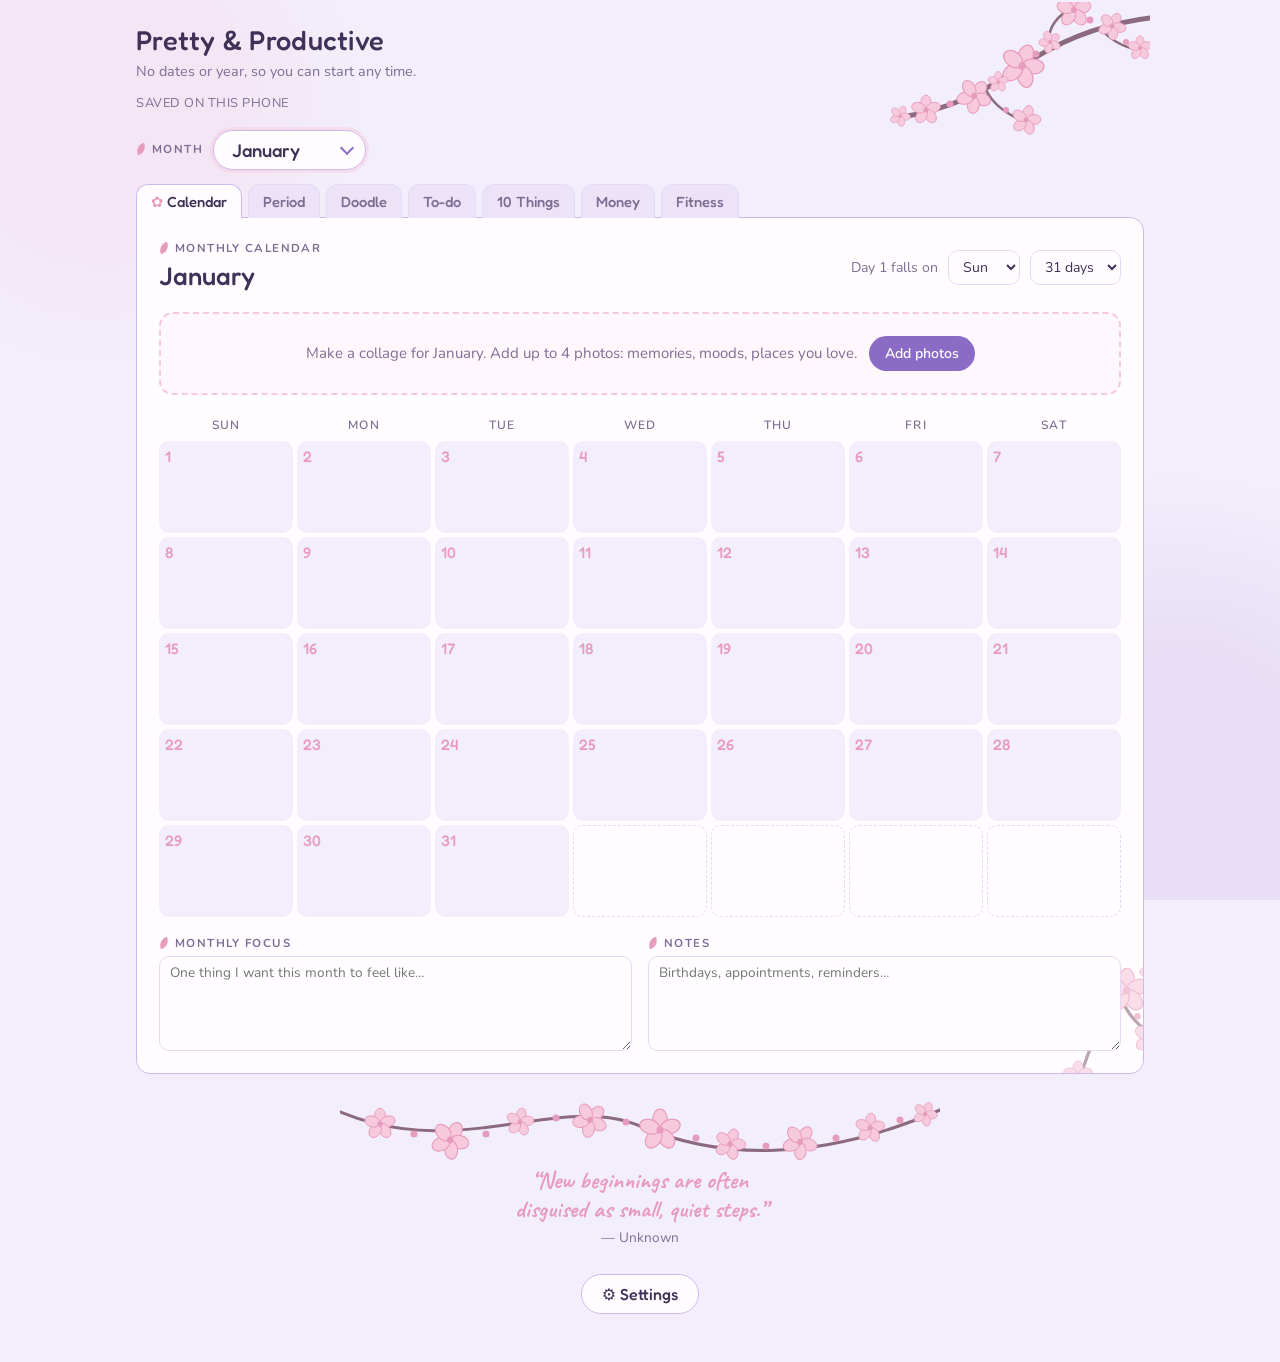
<file: index.html>
<!doctype html>
<html lang="en">
<head>
<meta charset="utf-8">
<meta name="viewport" content="width=device-width,initial-scale=1,viewport-fit=cover">
<meta name="theme-color" content="#f3eefb" media="(prefers-color-scheme: light)">
<meta name="theme-color" content="#1d1828" media="(prefers-color-scheme: dark)">
<meta name="apple-mobile-web-app-capable" content="yes">
<meta name="mobile-web-app-capable" content="yes">
<meta name="apple-mobile-web-app-title" content="Pretty &amp; Productive">
<meta name="apple-mobile-web-app-status-bar-style" content="default">
<link rel="manifest" href="manifest.webmanifest">
<link rel="apple-touch-icon" href="icons/apple-touch-icon.png">
<link rel="icon" type="image/png" href="icons/icon-192.png">
<style>html{color-scheme:light}:root{padding-top:env(safe-area-inset-top,0px);padding-bottom:env(safe-area-inset-bottom,0px)}body{margin:0;font:14px system-ui,sans-serif;-webkit-tap-highlight-color:transparent}img{max-width:100%}</style>
<title>Pretty &amp; Productive</title>
<link rel="preconnect" href="https://fonts.googleapis.com">
<link rel="preconnect" href="https://fonts.gstatic.com" crossorigin>
<link rel="stylesheet" href="https://fonts.googleapis.com/css2?family=Fredoka:wght@400;500;600&family=Nunito:wght@400;600;700&family=Caveat:wght@500;700&display=swap">
<style>
/* Layout: a planner binder. Month rings across the top, section tabs below, one paper page at a time. */
:root{
  --bg:#f3eefb; --paper:#fffdff; --line:#e4daf3; --lilac:#cdb9ec; --lilac-soft:#ece3f8;
  --accent:#8a6cc7; --accent-ink:#ffffff; --ink:#3f3158; --muted:#7c6f94; --rose:#e9a8c4; --rose-soft:#f8e1ec;
  --mint:#a9dcc8; --sky:#b9cdf2; --petal:#f6c9dc; --petal-deep:#e79bbd; --branch:#8b6a7e;
  --f-display:"Fredoka","Nunito",system-ui,sans-serif;
  --f-body:"Nunito",system-ui,-apple-system,"Segoe UI",sans-serif;
  --f-hand:"Caveat","Segoe Print","Bradley Hand",cursive;
  --r:14px;
}
@media (prefers-color-scheme: dark){:root:not([data-theme="light"]){
  --bg:#1d1828; --paper:#28223a; --line:#3d3455; --lilac:#7d68a8; --lilac-soft:#352c4c;
  --accent:#b9a0ee; --accent-ink:#1d1828; --ink:#efe8fb; --muted:#ab9fc4; --rose:#c9799d; --rose-soft:#4a2f42;
  --mint:#5f9b85; --sky:#6a83b8; --petal:#d993b6; --petal-deep:#f0b5d0; --branch:#b48fa6; color-scheme:dark}}
:root[data-theme="dark"]{
  --bg:#1d1828; --paper:#28223a; --line:#3d3455; --lilac:#7d68a8; --lilac-soft:#352c4c;
  --accent:#b9a0ee; --accent-ink:#1d1828; --ink:#efe8fb; --muted:#ab9fc4; --rose:#c9799d; --rose-soft:#4a2f42;
  --mint:#5f9b85; --sky:#6a83b8; --petal:#d993b6; --petal-deep:#f0b5d0; --branch:#b48fa6; color-scheme:dark}
*{box-sizing:border-box}
body{background:var(--bg);color:var(--ink);font-family:var(--f-body);font-size:15px;line-height:1.5}
.wrap{max-width:1040px;margin:0 auto;padding-block:20px 48px;padding-left:max(16px,env(safe-area-inset-left,0px));padding-right:max(16px,env(safe-area-inset-right,0px))}
h1,h2,h3{font-family:var(--f-display);font-weight:500;margin:0;text-wrap:balance}
h1{font-size:1.7rem;letter-spacing:.01em}
h2{font-size:1.35rem}
h3{font-size:1.05rem}
.top{display:flex;flex-wrap:wrap;align-items:end;justify-content:space-between;gap:12px;margin-bottom:14px}
.sub{color:var(--muted);font-size:.9rem}
.status{font-size:.8rem;color:var(--muted);letter-spacing:.04em;text-transform:uppercase}
.months{display:flex;gap:6px;overflow-x:auto;padding-bottom:6px;margin-bottom:10px;scrollbar-width:thin}
.months button{flex:0 0 auto;min-width:44px;font:600 .85rem var(--f-body);border:1.5px solid var(--lilac);background:var(--paper);color:var(--ink);border-radius:999px;padding:6px 12px;cursor:pointer}
.months button[aria-pressed="true"]{background:var(--accent);border-color:var(--accent);color:var(--accent-ink)}
.tabs{display:flex;flex-wrap:wrap;gap:6px;margin-bottom:-1px;position:relative;z-index:1}
.tabs button{font:500 .92rem var(--f-display);border:1.5px solid var(--line);border-bottom:none;background:var(--lilac-soft);color:var(--muted);border-radius:12px 12px 0 0;padding:8px 14px;cursor:pointer}
.tabs button[aria-selected="true"]{background:var(--paper);color:var(--ink);border-color:var(--lilac)}
.page{background:var(--paper);border:1.5px solid var(--lilac);border-radius:0 var(--r) var(--r) var(--r);padding:22px;min-height:420px}
@media (max-width:560px){.page{padding:16px;border-radius:0 0 var(--r) var(--r)} .tabs button{padding:7px 10px;font-size:.85rem}}
button:focus-visible,input:focus-visible,textarea:focus-visible,select:focus-visible{outline:2.5px solid var(--accent);outline-offset:2px}
.head{display:flex;flex-wrap:wrap;gap:10px 18px;align-items:center;justify-content:space-between;margin-bottom:16px}
.eyebrow{font-size:.72rem;letter-spacing:.12em;text-transform:uppercase;color:var(--muted);font-weight:700}
input[type=text],input[type=number],textarea,select{font:inherit;color:var(--ink);background:var(--paper);border:1.5px solid var(--line);border-radius:10px;padding:6px 10px;min-width:0}
textarea{width:100%;resize:vertical}
input.name-in{font:500 1.35rem var(--f-display);border:none;border-bottom:2px dashed var(--lilac);border-radius:0;padding:2px 2px;width:min(260px,100%);background:transparent}
.controls{display:flex;flex-wrap:wrap;gap:10px;align-items:center;font-size:.88rem;color:var(--muted)}
.btn{font:600 .88rem var(--f-body);background:var(--accent);color:var(--accent-ink);border:none;border-radius:999px;padding:8px 16px;cursor:pointer}
.btn.ghost{background:transparent;color:var(--accent);border:1.5px solid var(--accent)}
.btn.small{padding:4px 10px;font-size:.8rem}
.x{background:none;border:none;color:var(--muted);cursor:pointer;font-size:1.1rem;line-height:1;padding:4px 6px;border-radius:6px}
.x:hover{color:var(--ink);background:var(--lilac-soft)}
/* calendar */
.cal-scroll{overflow-x:auto}
.cal{display:grid;grid-template-columns:repeat(7,minmax(92px,1fr));gap:4px;min-width:660px}
.dow{font:600 .75rem var(--f-body);letter-spacing:.1em;text-transform:uppercase;color:var(--muted);text-align:center;padding:4px 0}
.cell{background:var(--bg);border-radius:10px;min-height:92px;padding:6px;display:flex;flex-direction:column;gap:2px}
.cell.blank{background:transparent;border:1.5px dashed var(--line)}
.cell .num{font:500 .95rem var(--f-display);color:var(--accent)}
.cell textarea{flex:1;border:none;background:transparent;padding:0;font-size:.8rem;resize:none;line-height:1.35}
.cal-notes{display:grid;grid-template-columns:1fr 1fr;gap:16px;margin-top:18px}
@media (max-width:700px){.cal-notes{grid-template-columns:1fr}}
/* period */
.grid2{display:grid;grid-template-columns:minmax(0,1.3fr) minmax(0,1fr);gap:22px}
@media (max-width:760px){.grid2{grid-template-columns:1fr}}
.pdays{display:grid;grid-template-columns:repeat(7,1fr);gap:5px}
.pday{aspect-ratio:1;max-width:100%;border:1.5px solid var(--line);border-radius:50%;background:var(--paper);color:var(--ink);font:600 .85rem var(--f-body);cursor:pointer;display:grid;place-items:center;padding:0}
.pday[data-l="1"]{background:var(--rose-soft);border-color:var(--rose)}
.pday[data-l="2"]{background:color-mix(in srgb,var(--rose) 45%,var(--paper));border-color:var(--rose)}
.pday[data-l="3"]{background:color-mix(in srgb,var(--rose) 75%,var(--paper));border-color:var(--rose)}
.pday[data-l="4"]{background:var(--rose);border-color:var(--rose);color:#3a1d2c}
.legend{display:flex;flex-wrap:wrap;gap:10px;font-size:.8rem;color:var(--muted);margin-top:10px}
.legend span{display:inline-flex;align-items:center;gap:5px}
.dot{width:14px;height:14px;border-radius:50%;border:1.5px solid var(--rose);display:inline-block}
.chips{display:flex;flex-wrap:wrap;gap:6px}
.chip{font:600 .82rem var(--f-body);border:1.5px solid var(--lilac);background:var(--paper);color:var(--ink);border-radius:999px;padding:5px 12px;cursor:pointer}
.chip[aria-pressed="true"]{background:var(--lilac);border-color:var(--lilac)}
.card{background:var(--bg);border-radius:var(--r);padding:16px;display:flex;flex-direction:column;gap:10px}
.field{display:flex;flex-direction:column;gap:4px;font-size:.85rem;color:var(--muted)}
.row{display:flex;flex-wrap:wrap;gap:12px}
.row .field{flex:1 1 120px}
.predict{font:500 1rem var(--f-display);color:var(--ink)}
/* doodle */
.doodle-tools{display:flex;flex-wrap:wrap;gap:8px;align-items:center;margin-bottom:10px}
.sw{width:28px;height:28px;border-radius:50%;border:2px solid var(--paper);box-shadow:0 0 0 1.5px var(--line);cursor:pointer;padding:0}
.sw[aria-pressed="true"]{box-shadow:0 0 0 2.5px var(--accent)}
.canvas-box{background:#fffdfd;border:1.5px dashed var(--lilac);border-radius:var(--r);overflow:hidden;touch-action:none;aspect-ratio:10/7;max-width:100%}
canvas{width:100%;height:100%;display:block;cursor:crosshair}
.quote{margin-top:18px;text-align:center;padding:14px 10px 4px;border-top:1.5px dashed var(--lilac)}
.quote p{font:700 1.75rem/1.2 var(--f-hand);margin:0;color:var(--accent);text-wrap:balance}
.quote small{display:block;color:var(--muted);margin-top:4px;font-size:.85rem}
/* lists */
.list{list-style:none;margin:0;padding:0;display:flex;flex-direction:column;gap:6px}
.item{display:flex;align-items:center;gap:10px;padding:8px 10px;border-radius:10px;background:var(--bg)}
.item input[type=text]{flex:1;border:none;background:transparent;padding:2px 0}
.item.done input[type=text]{text-decoration:line-through;color:var(--muted)}
.check{appearance:none;width:22px;height:22px;flex:0 0 22px;border:2px solid var(--accent);border-radius:7px;background:var(--paper);cursor:pointer;display:grid;place-items:center;margin:0}
.check:checked{background:var(--accent)}
.check:checked::after{content:"";width:6px;height:11px;border:solid var(--accent-ink);border-width:0 2.5px 2.5px 0;transform:rotate(45deg) translate(-1px,-1px)}
.addrow{display:flex;gap:8px;margin-top:10px}
.addrow input{flex:1}
.idx{font:500 .9rem var(--f-display);color:var(--accent);width:22px;text-align:right;flex:0 0 22px}
.progress{height:12px;border-radius:999px;background:var(--lilac-soft);overflow:hidden}
.progress>div{height:100%;background:var(--accent);border-radius:999px;transition:width .3s}
@media (prefers-reduced-motion:reduce){.progress>div{transition:none}}
.grid2>.reward{align-self:start}
.reward{border:2px dashed var(--lilac);border-radius:var(--r);padding:14px 16px;display:flex;flex-direction:column;gap:8px}
.reward.won{border-style:solid;border-color:var(--accent);background:var(--lilac-soft)}
.ideas{display:flex;flex-wrap:wrap;gap:6px}
.ideas button{font:600 .8rem var(--f-body);border:1px solid var(--line);background:var(--paper);color:var(--ink);border-radius:999px;padding:4px 10px;cursor:pointer}
.ideas button:hover{border-color:var(--accent)}
.empty{color:var(--muted);font-size:.9rem;padding:10px 2px}
/* money */
.totals{display:grid;grid-template-columns:repeat(4,minmax(0,1fr));gap:10px;margin-bottom:18px}
@media (max-width:640px){.totals{grid-template-columns:repeat(2,minmax(0,1fr))}}
.tot{background:var(--bg);border-radius:12px;padding:10px 12px}
.tot b{display:block;font:500 1.3rem var(--f-display);font-variant-numeric:tabular-nums}
.tot.neg b{color:#c0567f}
.money-cols{display:grid;grid-template-columns:repeat(3,minmax(0,1fr));gap:16px}
@media (max-width:900px){.money-cols{grid-template-columns:1fr}}
.mrow{display:grid;grid-template-columns:minmax(0,1fr) 84px auto;gap:6px;align-items:center}
.mrow.bill{grid-template-columns:22px minmax(0,1fr) 46px 76px auto}
.mrow input{width:100%;padding:5px 8px;font-size:.88rem}
.mrow input.amt{text-align:right;font-variant-numeric:tabular-nums}
.colhead{display:flex;justify-content:space-between;align-items:baseline}
.colhead span{font-variant-numeric:tabular-nums;font-weight:700}
.mini{font-size:.72rem;color:var(--muted);letter-spacing:.08em;text-transform:uppercase}
/* fitness */
.fgrid{display:grid;grid-template-columns:repeat(auto-fill,minmax(98px,1fr));gap:6px}
.fday{background:var(--bg);border-radius:10px;padding:6px;display:flex;flex-direction:column;gap:4px;border:1.5px solid transparent}
.fday.on{border-color:var(--accent);background:var(--lilac-soft)}
.fday .top2{display:flex;justify-content:space-between;align-items:center}
.fday .num{font:500 .95rem var(--f-display);color:var(--accent)}
.fday select,.fday input{font-size:.75rem;padding:2px 4px;border-radius:6px;width:100%}
.milestones{display:flex;flex-direction:column;gap:10px}
.ms{display:flex;gap:12px;align-items:center;padding:10px 12px;border-radius:12px;border:1.5px dashed var(--lilac)}
.ms.won{border-style:solid;border-color:var(--accent);background:var(--lilac-soft)}
.ms .badge{font:600 .85rem var(--f-display);width:54px;flex:0 0 54px;text-align:center;color:var(--accent)}
.ms input{flex:1}
.confirm{display:inline-flex;gap:6px;align-items:center;font-size:.85rem}
.sr{position:absolute;width:1px;height:1px;overflow:hidden;clip:rect(0 0 0 0)}

/* cherry blossoms */
body{background-image:radial-gradient(circle at 8% 12%,color-mix(in srgb,var(--petal) 22%,transparent) 0 120px,transparent 260px),radial-gradient(circle at 92% 88%,color-mix(in srgb,var(--lilac) 30%,transparent) 0 140px,transparent 320px);background-attachment:fixed}
.top{position:relative;padding-right:250px;min-height:96px;align-items:start;flex-direction:column;justify-content:start}
.branch{position:absolute;right:-6px;top:-18px;width:260px;height:auto;pointer-events:none}
@media (max-width:560px){.top{padding-right:140px}.branch{width:150px;top:-8px;right:-14px}}

.page{position:relative;overflow:hidden}
.page>*{position:relative;z-index:1}
.page .corner{position:absolute;z-index:0;width:170px;right:-20px;bottom:-24px;opacity:.6;pointer-events:none}
.petals{position:fixed;inset:0;pointer-events:none;z-index:0;overflow:hidden}
.petals i{position:absolute;top:-30px;width:14px;height:11px;background:var(--petal);border-radius:12px 1px 12px 1px;opacity:.7;animation:fall linear infinite}
@keyframes fall{0%{transform:translate(0,0) rotate(0)}100%{transform:translate(120px,110vh) rotate(540deg)}}
@media (prefers-reduced-motion:reduce){.petals{display:none}}
.wrap{position:relative;z-index:1}
.eyebrow::before{content:"";display:inline-block;width:10px;height:10px;margin-right:6px;vertical-align:-1px;background:var(--petal-deep);border-radius:10px 1px 10px 1px;transform:rotate(-20deg)}
.months .short{display:none}
@media (max-width:560px){.months .full{display:none}.months .short{display:inline}}
.mtitle{font-size:1.6rem;color:var(--ink)}
.months button[aria-pressed="true"]{box-shadow:0 0 0 3px var(--petal)}
.quote p{color:var(--petal-deep)}
.quote::before{content:"✿  ❀  ✿";display:block;color:var(--petal-deep);letter-spacing:.3em;margin-bottom:6px;font-size:.9rem}
.cell .num,.fday .num{color:var(--petal-deep)}
.progress>div{background:linear-gradient(90deg,var(--lilac),var(--accent) 60%,var(--petal-deep))}
.reward.won,.ms.won{border-color:var(--petal-deep)}
.garland{display:block;width:min(600px,100%);margin:18px auto 0}
.foot{text-align:center;font:700 1.5rem/1.2 var(--f-hand);color:var(--petal-deep);margin:4px auto 0;max-width:36ch;text-wrap:balance}
.foot-by{text-align:center;color:var(--muted);font-size:.85rem;margin:4px 0 0}
.petals i.fl{width:auto;height:auto;background:none;border-radius:0;color:var(--petal);font-size:18px;opacity:.75}
.tabs button[aria-selected="true"]::before{content:"✿ ";color:var(--petal-deep)}
.photo{margin-bottom:18px;display:flex;flex-direction:column;gap:8px}
.photo-frame{position:relative;border-radius:var(--r);overflow:hidden;border:6px solid var(--lilac-soft);box-shadow:0 0 0 1.5px var(--petal);background:var(--bg);max-height:340px}
.photo-frame img{display:block;width:100%;height:100%;max-height:330px;object-fit:cover}
.photo-frame .pf-bloom{position:absolute;width:70px;pointer-events:none}
.photo-frame .tl{left:-8px;top:-8px}.photo-frame .br{right:-8px;bottom:-8px;transform:rotate(180deg)}
.photo-empty{border:2px dashed var(--petal);border-radius:var(--r);padding:22px;display:flex;flex-wrap:wrap;gap:12px;align-items:center;justify-content:center;color:var(--muted);text-align:center;background:color-mix(in srgb,var(--petal) 10%,transparent)}
.photo-bar{display:flex;flex-wrap:wrap;gap:8px;align-items:center}
.photo-bar input[type=text]{flex:1 1 200px}
.collage-frame{position:relative;padding:10px;border-radius:var(--r);background:var(--lilac-soft);box-shadow:0 0 0 1.5px var(--petal)}
.collage{display:grid;grid-template-columns:repeat(6,minmax(0,1fr));grid-auto-rows:clamp(34px,7.2vw,66px);gap:8px}
.tile{margin:0;position:relative;border-radius:10px;overflow:hidden;background:var(--bg);border:4px solid var(--paper);box-shadow:0 2px 8px color-mix(in srgb,var(--ink) 18%,transparent);transform:rotate(var(--tilt));transition:transform .2s}
.tile:hover{transform:rotate(0) scale(1.02);z-index:2}
@media (prefers-reduced-motion:reduce){.tile{transition:none}}
.tile img{width:100%;height:100%;object-fit:cover;display:block}
.tile.missing{background:repeating-linear-gradient(45deg,var(--lilac-soft) 0 8px,var(--bg) 8px 16px)}
.tile-tools{position:absolute;top:4px;right:4px;display:flex;gap:4px}
.tbtn{width:28px;height:28px;border-radius:50%;border:none;background:color-mix(in srgb,var(--paper) 88%,transparent);color:var(--ink);font-size:.95rem;cursor:pointer;display:grid;place-items:center;padding:0}
.tbtn:hover{background:var(--paper);color:var(--accent)}
@media (max-width:560px){.tbtn{width:22px;height:22px;font-size:.75rem}.collage{gap:6px}.tile{border-width:3px}}
.collage-frame .pf-bloom{position:absolute;width:64px;pointer-events:none;z-index:3}
.collage-frame .tl{left:-14px;top:-14px}.collage-frame .br{right:-14px;bottom:-14px;transform:rotate(180deg)}
/* month picker */
.monthpick{display:flex;align-items:center;gap:10px;margin:2px 0 14px}
.monthpick .eyebrow{margin:0}
.selwrap{position:relative;display:inline-block}
.selwrap::after{content:"";position:absolute;right:14px;top:50%;width:8px;height:8px;border:solid var(--accent);border-width:0 2px 2px 0;transform:translateY(-70%) rotate(45deg);pointer-events:none}
#monthsel{appearance:none;-webkit-appearance:none;font:500 1.15rem var(--f-display);color:var(--ink);background:var(--paper);border:1.5px solid var(--lilac);border-radius:999px;padding:8px 42px 8px 18px;cursor:pointer;box-shadow:0 0 0 3px color-mix(in srgb,var(--petal) 45%,transparent)}
.branch svg,.garland svg{width:100%;height:auto;display:block}
/* settings */
.settings{margin-top:26px;display:flex;flex-direction:column;align-items:center;gap:12px}
.settings-toggle{font:500 1rem var(--f-display);background:var(--paper);color:var(--ink);border:1.5px solid var(--lilac);border-radius:999px;padding:9px 20px;cursor:pointer}
.settings-toggle[aria-expanded="true"]{background:var(--lilac-soft)}
.settings-body{width:100%;background:var(--paper);border:1.5px solid var(--lilac);border-radius:var(--r);padding:20px;display:flex;flex-direction:column;gap:22px}
.set-block{display:flex;flex-direction:column;gap:10px}
.set-actions{display:flex;flex-wrap:wrap;gap:8px}
.themes{display:grid;grid-template-columns:repeat(2,minmax(0,1fr));gap:10px}
@media (max-width:560px){.themes{grid-template-columns:1fr}}
.theme-card{display:grid;grid-template-columns:44px 1fr;grid-template-rows:auto auto;gap:4px 12px;align-items:center;text-align:left;background:var(--bg);border:1.5px solid var(--line);border-radius:14px;padding:10px 12px;cursor:pointer;color:var(--ink);font:600 .9rem var(--f-body)}
.theme-card[aria-checked="true"]{border-color:var(--accent);box-shadow:0 0 0 2px var(--accent)}
.th-prev{grid-row:span 2;width:44px;height:44px;border-radius:50%;background:var(--paper);display:grid;place-items:center}
.th-prev svg{width:34px;height:34px}
.th-sw{display:flex;gap:4px}.th-sw i{width:16px;height:16px;border-radius:50%;border:1px solid var(--line)}
/* theme palettes */
:root{--orn:"✿ ";--orns:"✿  ❀  ✿"}
.quote::before{content:var(--orns)}
.tabs button[aria-selected="true"]::before{content:var(--orn)}
:root[data-pp="summer"]{--bg:#f3effd;--paper:#fefcff;--line:#e2d9f6;--lilac:#c3aef0;--lilac-soft:#ebe4fb;--accent:#7656d0;--accent-ink:#ffffff;--ink:#352a5c;--muted:#776c99;--petal:#c9b0f4;--petal-deep:#9670e0;--branch:#86ab7f;--orn:"❀ ";--orns:"❀  ✿  ❀"}
:root[data-pp="autumn"]{--bg:#f8f0ea;--paper:#fffaf6;--line:#efdcd0;--lilac:#d7b4c4;--lilac-soft:#f3e3e6;--accent:#9b4f6e;--accent-ink:#ffffff;--ink:#43293a;--muted:#8a6c78;--petal:#eeb07e;--petal-deep:#c9653f;--branch:#7b5a48;--orn:"❦ ";--orns:"❧  ❦  ❧"}
:root[data-pp="winter"]{--bg:#eef2fa;--paper:#fbfdff;--line:#dae2f2;--lilac:#b6c3ea;--lilac-soft:#e5ebf8;--accent:#5b6fc2;--accent-ink:#ffffff;--ink:#28304f;--muted:#6a7594;--petal:#bcd2f3;--petal-deep:#7e9cd8;--branch:#8b95ad;--orn:"❄ ";--orns:"❅  ❄  ❅"}
@media (prefers-color-scheme: dark){
 :root[data-pp="summer"]:not([data-theme="light"]){--bg:#191630;--paper:#24203f;--line:#3a3360;--lilac:#7a66b8;--lilac-soft:#302a52;--accent:#b8a2f5;--accent-ink:#191630;--ink:#eee9fd;--muted:#a99fcb;--petal:#8f74d0;--petal-deep:#c2a8f8;--branch:#7fa37a}
 :root[data-pp="autumn"]:not([data-theme="light"]){--bg:#21171c;--paper:#2d2026;--line:#4a3540;--lilac:#8c5f74;--lilac-soft:#3c2a33;--accent:#e3a0bb;--accent-ink:#21171c;--ink:#f6e9ee;--muted:#bfa3ae;--petal:#c98452;--petal-deep:#eea270;--branch:#a88470}
 :root[data-pp="winter"]:not([data-theme="light"]){--bg:#141a2b;--paper:#1d2439;--line:#33405e;--lilac:#5e6fa6;--lilac-soft:#273150;--accent:#a9bbf5;--accent-ink:#141a2b;--ink:#eaf0fd;--muted:#9eabc9;--petal:#dfe9fb;--petal-deep:#a7c1f0;--branch:#8592b3}}
:root[data-pp="summer"][data-theme="dark"]{--bg:#191630;--paper:#24203f;--line:#3a3360;--lilac:#7a66b8;--lilac-soft:#302a52;--accent:#b8a2f5;--accent-ink:#191630;--ink:#eee9fd;--muted:#a99fcb;--petal:#8f74d0;--petal-deep:#c2a8f8;--branch:#7fa37a}
:root[data-pp="autumn"][data-theme="dark"]{--bg:#21171c;--paper:#2d2026;--line:#4a3540;--lilac:#8c5f74;--lilac-soft:#3c2a33;--accent:#e3a0bb;--accent-ink:#21171c;--ink:#f6e9ee;--muted:#bfa3ae;--petal:#c98452;--petal-deep:#eea270;--branch:#a88470}
:root[data-pp="winter"][data-theme="dark"]{--bg:#141a2b;--paper:#1d2439;--line:#33405e;--lilac:#5e6fa6;--lilac-soft:#273150;--accent:#a9bbf5;--accent-ink:#141a2b;--ink:#eaf0fd;--muted:#9eabc9;--petal:#dfe9fb;--petal-deep:#a7c1f0;--branch:#8592b3}
.th-motif[data-pp="sakura"]{--petal:#f6c9dc;--petal-deep:#e79bbd;--branch:#8b6a7e;--lilac:#cdb9ec}
.th-motif[data-pp="summer"]{--petal:#c9b0f4;--petal-deep:#9670e0;--branch:#86ab7f;--lilac:#c3aef0}
.th-motif[data-pp="autumn"]{--petal:#eeb07e;--petal-deep:#c9653f;--branch:#7b5a48;--lilac:#d7b4c4}
.th-motif[data-pp="winter"]{--petal:#bcd2f3;--petal-deep:#7e9cd8;--branch:#8b95ad;--lilac:#b6c3ea}
/* falling things per theme */
.petals[data-k="summer"] i{width:5px;height:11px;border-radius:50%;background:var(--petal-deep);opacity:.55}
.petals[data-k="autumn"] i{width:15px;height:15px;border-radius:0 100% 0 100%;background:var(--petal)}
.petals[data-k="autumn"] i:nth-child(3n){background:var(--petal-deep)}
.petals[data-k="autumn"] i:nth-child(3n+1){background:var(--lilac)}
.petals[data-k="winter"] i{width:8px;height:8px;border-radius:50%;background:var(--petal);box-shadow:0 0 5px var(--petal-deep);opacity:.8}
.petals[data-k] i.fl{width:auto;height:auto;background:none;box-shadow:none;border-radius:0;color:var(--petal-deep)}
.petals[data-k="sakura"] i.fl{color:var(--petal)}
[hidden]{display:none!important}
</style>

</head>
<body>
<div class="petals" id="petals" aria-hidden="true"></div>
<div class="wrap">
  <div class="top">
    <div>
      <h1>Pretty &amp; Productive</h1>
      <div class="sub">No dates or year, so you can start any time.</div>
    </div>
    <div class="branch" id="deco-branch" aria-hidden="true"></div>
    <div class="status" id="status" aria-live="polite">Loading…</div>
  </div>
  <div class="monthpick"><label for="monthsel" class="eyebrow">Month</label><div class="selwrap"><select id="monthsel"></select></div></div>
  <div class="tabs" role="tablist" id="tabs"></div>
  <section class="page" id="page" role="tabpanel"></section>
  <div class="garland" id="deco-garland" aria-hidden="true"></div>
  <p class="foot" id="foot"></p><p class="foot-by" id="footby"></p>
  <section class="settings" aria-label="Settings">
    <button class="settings-toggle" id="settings-toggle" aria-expanded="false" aria-controls="settings-body"><span aria-hidden="true">⚙</span> Settings</button>
    <div id="settings-body" class="settings-body" hidden>
      <div class="set-block">
        <h3>Theme</h3>
        <div class="themes" id="themes" role="radiogroup" aria-label="Theme"></div>
      </div>
      <div class="set-block">
        <h3>Back up &amp; restore</h3>
        <p class="sub">Back up saves every month (calendar, notes, doodles and photos) into one file. Restore loads a backup file and replaces what's in your planner now.</p>
        <div class="set-actions"><button class="btn" id="bk-export">Back up</button><button class="btn ghost" id="bk-import">Restore</button><input type="file" id="bk-file" accept="application/json,.json" hidden></div>
        <div class="confirm" id="bk-confirm" hidden><span id="bk-confirm-text"></span><button class="btn small" id="bk-yes">Replace my planner</button><button class="btn ghost small" id="bk-no">Cancel</button></div>
        <p class="sub" id="bk-msg" aria-live="polite"></p>
      </div>
    </div>
  </section>
</div>

<script>
const MONTHS=["January","February","March","April","May","June","July","August","September","October","November","December"];
const FOOT_QUOTES=[
 ["New beginnings are often disguised as small, quiet steps.","Unknown"],
 ["Believe you can and you're halfway there.","Theodore Roosevelt"],
 ["Like the cherry blossom, bloom fully, even if only for a season.","Unknown"],
 ["You are allowed to be both a masterpiece and a work in progress.","Sophia Bush"],
 ["Start where you are. Use what you have. Do what you can.","Arthur Ashe"],
 ["The best time to plant a tree was 20 years ago. The second best time is now.","Proverb"],
 ["Happiness is not something ready made. It comes from your own actions.","Dalai Lama"],
 ["Nothing is impossible. The word itself says 'I'm possible'.","Audrey Hepburn"],
 ["Little by little, one travels far.","J.R.R. Tolkien"],
 ["You are braver than you believe, stronger than you seem, and smarter than you think.","A.A. Milne"],
 ["Gratitude turns what we have into enough.","Unknown"],
 ["What lies behind us and what lies before us are tiny matters compared to what lies within us.","Ralph Waldo Emerson"]];
const THEMES={
 sakura:{name:"Cherry Blossom",sw:["#f6c9dc","#cdb9ec","#8a6cc7","#f3eefb"],fl:"✿"},
 summer:{name:"Summer Lilac & Lavender Dreams",sw:["#c9b0f4","#86ab7f","#7656d0","#f3effd"],fl:"❀"},
 autumn:{name:"Autumn in My Heart",sw:["#eeb07e","#c9653f","#9b4f6e","#f8f0ea"],fl:"❦"},
 winter:{name:"Winter Wonderland",sw:["#bcd2f3","#7e9cd8","#5b6fc2","#eef2fa"],fl:"❄"}};
let theme="sakura";try{const t=localStorage.getItem("lavplan:theme");if(THEMES[t])theme=t}catch(e){}
function motif(x,y,s,a,i,th){th=th||theme;const g=`<g transform="translate(${x} ${y}) scale(${s}) rotate(${a||0})">`;
 if(th==="summer"){let e=`<path d="M0 17 L0 -15" stroke="var(--branch)" stroke-width="1.6" stroke-linecap="round"/>`;for(let k=0;k<6;k++){const yy=-13+k*4.6,xx=(k%2?2.6:-2.6)*(1-k*.08);e+=`<ellipse cx="${xx}" cy="${yy}" rx="${(3.2-k*.15).toFixed(2)}" ry="4.3" transform="rotate(${k%2?22:-22} ${xx} ${yy})" fill="var(--petal)" stroke="var(--petal-deep)" stroke-width=".8"/>`}return g+e+"</g>"}
 if(th==="autumn"){const f=["var(--petal)","var(--petal-deep)","var(--lilac)"][(i||0)%3];return g+`<path d="M0 -14 C10 -8 11 5 0 14 C-11 5 -10 -8 0 -14Z" fill="${f}" stroke="var(--petal-deep)" stroke-width="1"/><path d="M0 -11 L0 17 M0 -2 L5 -6 M0 4 L-5 0" stroke="var(--branch)" stroke-width="1.1" fill="none" stroke-linecap="round"/></g>`}
 if(th==="winter"){let e="";for(let k=0;k<6;k++)e+=`<path transform="rotate(${k*60})" d="M0 0 L0 -13 M0 -8 L-3.5 -11 M0 -8 L3.5 -11" stroke="var(--petal-deep)" stroke-width="1.8" stroke-linecap="round" fill="none"/>`;return g+e+`<circle r="2.2" fill="var(--petal-deep)"/></g>`}
 let e="";for(const r of [0,72,144,216,288])e+=`<ellipse cx="0" cy="-9" rx="6" ry="8.5" transform="rotate(${r})" fill="var(--petal)" stroke="var(--petal-deep)" stroke-width="1"/>`;return g+e+`<circle r="3" fill="var(--petal-deep)"/></g>`}
const bud=(x,y,r=3.5)=>`<circle cx="${x}" cy="${y}" r="${r}" fill="var(--petal-deep)"/>`;
const ms=(list)=>list.map((m,i)=>motif(m[0],m[1],m[2],m[3],i)).join("");
function branchSVG(){return `<svg viewBox="0 0 260 140"><path d="M260 16 C210 22 170 38 132 64 S60 108 6 116" fill="none" stroke="var(--branch)" stroke-width="5" stroke-linecap="round"/><path d="M160 44 C156 26 168 12 184 6 M96 88 C104 104 120 114 136 120 M210 26 C222 40 236 46 250 48" fill="none" stroke="var(--branch)" stroke-width="2.5" stroke-linecap="round"/>`+ms([[184,8,1],[132,64,1.25,20],[84,94,1,40],[36,108,.85],[136,118,.85,15],[222,24,.8,30],[250,46,.7],[160,40,.65,50],[108,80,.6],[10,114,.6,25]])+bud(200,18)+bud(146,52)+bud(60,102)+bud(116,108,3)+bud(236,40,3)+`</svg>`}
function garlandSVG(){return `<svg viewBox="0 0 600 70" preserveAspectRatio="xMidYMid meet"><path d="M0 20 C120 70 220 0 300 34 S480 70 600 18" fill="none" stroke="var(--branch)" stroke-width="3" stroke-linecap="round"/>`+ms([[40,32,.9,0],[110,48,1.1,30],[180,30,.8,10],[250,28,1,45],[320,38,1.2,0],[390,52,.9,20],[460,50,1,35],[530,36,.85,5],[585,22,.7,25]])+[[74,42],[146,42],[216,26],[286,30],[356,46],[426,54],[496,46],[560,28]].map(b=>bud(b[0],b[1])).join("")+`</svg>`}
function cornerSVG(){return `<svg class="corner" viewBox="0 0 160 160" aria-hidden="true"><path d="M160 50 C120 60 92 92 78 160 M120 66 C130 90 146 100 160 104" fill="none" stroke="var(--branch)" stroke-width="3" stroke-linecap="round"/>`+ms([[126,60,1.2],[92,96,1,30],[148,104,.9,15],[80,140,.8],[150,40,.7,40]])+bud(108,80)+bud(136,84,3)+`</svg>`}
function bloomSVG(cls){return `<svg class="${cls}" viewBox="-20 -20 40 40" aria-hidden="true">${motif(0,0,1.4,0,1)}</svg>`}
function decorate(){
  document.documentElement.dataset.pp=theme;
  const b=document.getElementById("deco-branch");if(b)b.innerHTML=branchSVG();
  const g=document.getElementById("deco-garland");if(g)g.innerHTML=garlandSVG();
  const box=document.getElementById("petals");box.replaceChildren();box.dataset.k=theme;
  for(let i=0;i<30;i++){const e=document.createElement("i");if(i%4===0){e.className="fl";e.textContent=THEMES[theme].fl}e.style.left=(Math.random()*100)+"%";e.style.animationDuration=(12+Math.random()*14)+"s";e.style.animationDelay=(-Math.random()*20)+"s";box.append(e)}
}
function renderThemes(){
  const box=document.getElementById("themes");box.replaceChildren();
  for(const[k,t]of Object.entries(THEMES)){
    const prev=document.createElement("span");prev.className="th-prev";prev.setAttribute("aria-hidden","true");
    prev.innerHTML=`<svg viewBox="-20 -20 40 40" data-pp="${k}" class="th-motif">${motif(0,0,1.3,0,1,k)}</svg>`;
    const b=el("button",{class:"theme-card",role:"radio","aria-checked":k===theme?"true":"false",onclick:()=>{theme=k;try{localStorage.setItem("lavplan:theme",k)}catch(e){}decorate();renderThemes();render()}},
      prev,el("span",{class:"th-name"},t.name),el("span",{class:"th-sw","aria-hidden":"true"},...t.sw.map(c=>el("i",{style:"background:"+c}))));
    box.append(b);
  }
}
const TABS=[["cal","Calendar"],["period","Period"],["doodle","Doodle"],["todo","To-do"],["things","10 Things"],["money","Money"],["fit","Fitness"]];
const DOW=["Sun","Mon","Tue","Wed","Thu","Fri","Sat"];
const QUOTES=[
 ["Small steps every day still take you somewhere.","Unknown"],
 ["You don't have to see the whole staircase. Just take the first step.","Martin Luther King Jr."],
 ["Be gentle with yourself. You're doing the best you can.","Unknown"],
 ["It always seems impossible until it's done.","Nelson Mandela"],
 ["What you do today can improve all your tomorrows.","Ralph Marston"],
 ["Bloom where you are planted.","Proverb"],
 ["Keep your face to the sunshine and you cannot see a shadow.","Helen Keller"],
 ["Done is better than perfect.","Unknown"],
 ["The secret of getting ahead is getting started.","Mark Twain"],
 ["Rest is not quitting. It is part of the journey.","Unknown"],
 ["Act as if what you do makes a difference. It does.","William James"],
 ["Every day may not be good, but there is something good in every day.","Alice Morse Earle"]];
const THING_POOL=["Drink 8 glasses of water in a day","Take a 20-minute walk with no phone","Try a new recipe","Write 3 things you're grateful for","Go to bed 30 minutes earlier","Call or text an old friend","Read 20 pages of a book","Declutter one drawer","Do a 10-minute stretch","Have a no-spend day","Visit a park or garden","Cook a meal with a vegetable you rarely eat","Learn 5 words in a new language","Watch the sunrise or sunset","Write a kind note to someone","Try a free online class","Have a screen-free evening","Bake something from scratch","Rearrange a corner of your room","Listen to a new album start to finish","Take yourself on a solo coffee date","Plant a seed or buy a houseplant","Journal for 10 minutes","Unsubscribe from 10 emails","Try a guided meditation","Donate clothes you don't wear","Make a playlist for your mood","Pack a homemade lunch","Do one thing you've been putting off","Compliment a stranger","Try a new tea or coffee","Take a photo walk","Sort your phone photos","Have a picnic, even indoors","Write down one goal for next month","Dance to 3 songs","Clean out your bag or wallet","Go somewhere new in your town","Make your bed every day for a week","Spend 15 minutes outside in the morning"];
const THING_REWARDS=["Bubble bath with candles","New nail polish","Favorite coffee shop treat","Movie night with snacks","A new book","Sheet face mask","Fresh flowers","A guilt-free nap","Pretty new notebook","Your favorite dessert","New lip balm or gloss","A cozy pair of socks"];
const FIT_REWARDS=["New water bottle","Fresh workout playlist","Smoothie from a café","Fun gym socks","Massage or foam-roll session","Full rest day","New hair ties or headband","Epsom salt soak","New leggings","Healthy snack box","New sports bra","Sauna or spa visit"];
const ACTS=["","Walk","Run","Yoga","Pilates","Strength","Cycling","Dance","Swim","Stretch","Other"];
const SYM=["Cramps","Bloating","Headache","Tired","Cravings","Acne","Tender breasts","Low mood","Anxious","Energetic","Back pain","Good day"];
const FLOW=["None","Spotting","Light","Medium","Heavy"];

let db=null, uid=null, mode="local";
let cur=1, tab="cal";
const cache={}, doodleCache={}, photoCache={}, photoImgs={};
const $=s=>document.querySelector(s);
const el=(t,a={},...kids)=>{const e=document.createElement(t);for(const[k,v]of Object.entries(a)){if(k==="class")e.className=v;else if(k.startsWith("on"))e.addEventListener(k.slice(2),v);else if(v!==false&&v!=null)e.setAttribute(k,v===true?"":v)}for(const k of kids.flat())if(k!=null)e.append(k.nodeType?k:document.createTextNode(k));return e};
const clone=o=>JSON.parse(JSON.stringify(o));

function defaults(m){
  const things=[];for(let i=0;i<10;i++)things.push({t:THING_POOL[((m-1)*10+i*3+(m-1))%THING_POOL.length],done:false});
  return {start:0,days:[31,28,31,30,31,30,31,31,30,31,30,31][m-1]||31,cal:{},focus:"",notes:"",flow:{},sym:[],lastStart:"",cycleLen:28,periodLen:5,pnotes:"",
    todos:[],things,thingsReward:"",money:{income:[],spend:[],bills:[],budget:""},
    fit:{days:{},goal:12,rewards:[{at:5,r:""},{at:10,r:""},{at:15,r:""},{at:20,r:""}]}};
}
function M(){return cache[cur]}

/* ---------- storage ---------- */
function lsGet(k){try{const v=localStorage.getItem("lavplan:"+k);return v?JSON.parse(v):null}catch(e){return null}}
function lsSet(k,v){try{localStorage.setItem("lavplan:"+k,JSON.stringify(v));return true}catch(e){return false}}
/*STORE (app)*/
const IDB=new Promise((res)=>{try{const r=indexedDB.open("petal-planner",1);r.onupgradeneeded=()=>r.result.createObjectStore("kv");r.onsuccess=()=>res(r.result);r.onerror=()=>res(null)}catch(e){res(null)}});
async function idbGet(k){const d=await IDB;if(!d)return lsGet(k);return new Promise(r=>{const q=d.transaction("kv").objectStore("kv").get(k);q.onsuccess=()=>r(q.result??null);q.onerror=()=>r(null)})}
async function idbSet(k,v){const d=await IDB;if(!d)return lsSet(k,v);return new Promise(r=>{const t=d.transaction("kv","readwrite");t.objectStore("kv").put(clone(v),k);t.oncomplete=()=>r(true);t.onerror=()=>r(false)})}
async function load(k){return idbGet(k)}
async function allData(){const d=await IDB;const out={};if(!d)return out;return new Promise(r=>{const q=d.transaction("kv").objectStore("kv").openCursor();q.onsuccess=()=>{const c=q.result;if(c){if(c.value&&Object.keys(c.value).length)out[c.key]=c.value;c.continue()}else r(out)};q.onerror=()=>r(out)})}
async function writeKey(k,v){await idbSet(k,v)}
async function deliver(name,text){
  const f=new File([text],name,{type:"application/json"});
  if(navigator.canShare&&navigator.canShare({files:[f]})){try{await navigator.share({files:[f],title:"Planner backup"});return "saved"}catch(e){if(e.name==="AbortError")return "cancelled"}}
  const a=document.createElement("a");a.href=URL.createObjectURL(f);a.download=name;document.body.append(a);a.click();a.remove();return "saved"}
const timers={};
function setStatus(t){$("#status").textContent=t}
function save(k,val){clearTimeout(timers[k]);setStatus("Saving…");timers[k]=setTimeout(async()=>{const ok=await idbSet(k,val);setStatus(ok?"Saved on this phone":"Couldn't save. Phone storage may be full")},700)}
/*END*/
function touch(){save("m"+cur,M());if(tab!=="cal"&&tab!=="doodle"){}renderMonths()}

async function openMonth(m){
  cur=m;try{localStorage.setItem("lavplan:month",m)}catch(e){}
  if(!cache[m]){const d=await load("m"+m);cache[m]=Object.assign(defaults(m),d||{})}
  renderMonths();render();
}

/* ---------- chrome ---------- */
function renderMonths(){
  const sel=$("#monthsel");
  if(!sel.options.length){MONTHS.forEach((n,i)=>sel.append(el("option",{value:i+1},n)));sel.onchange=()=>openMonth(+sel.value)}
  sel.value=String(cur);
}
function renderTabs(){
  const t=$("#tabs");t.replaceChildren();
  for(const[k,l]of TABS)t.append(el("button",{role:"tab","aria-selected":k===tab?"true":"false",onclick:()=>{tab=k;try{localStorage.setItem("lavplan:tab",k)}catch(e){}renderTabs();render()}},l));
}
function monthHeader(title){
  return el("div",{},el("div",{class:"eyebrow"},title),el("h2",{class:"mtitle"},MONTHS[cur-1]));
}

/* ---------- calendar ---------- */

const MAXPH=4;
const LAYOUTS={1:[[6,4]],2:[[3,4],[3,4]],3:[[4,4],[2,2],[2,2]],4:[[4,6],[2,2],[2,2],[2,2]],5:[[3,3],[3,3],[2,2],[2,2],[2,2]],
 6:[[4,4],[2,2],[2,2],[2,2],[2,2],[2,2]],7:[[4,4],[2,2],[2,2],[2,2],[2,2],[2,2],[6,2]],8:[[3,3],[3,3],[2,2],[2,2],[2,2],[2,2],[2,2],[2,2]],
 9:[[4,4],[2,2],[2,2],[2,2],[2,2],[2,2],[2,2],[2,2],[2,2]],10:[[3,4],[3,2],[3,2],[2,2],[2,2],[2,2],[2,2],[2,2],[2,2],[6,3]]};
const TILT=[-1.2,.9,-.6,1.4,-1,.5,1.1,-1.3,.7,-.4];
function shrink(f){return new Promise((res,rej)=>{const rd=new FileReader();rd.onerror=rej;rd.onload=()=>{const im=new Image();im.onerror=rej;im.onload=()=>{const k=Math.min(1,900/Math.max(im.width,im.height));const c=document.createElement("canvas");c.width=Math.round(im.width*k);c.height=Math.round(im.height*k);c.getContext("2d").drawImage(im,0,0,c.width,c.height);res(c.toDataURL("image/jpeg",.78))};im.src=rd.result};rd.readAsDataURL(f)})}
const pid=()=>Date.now().toString(36)+Math.random().toString(36).slice(2,6);
function photoBlock(){
  const mm=cur,key="p"+mm;
  const wrap=el("div",{class:"photo"});
  const file=el("input",{type:"file",accept:"image/*",multiple:true,id:"photofile",hidden:true});
  const meta=()=>photoCache[mm]||(photoCache[mm]={ids:[],cap:""});
  const saveMeta=()=>{const m=meta();save(key,{ids:m.ids,cap:m.cap||""})};
  file.onchange=async()=>{
    const m=meta();const room=MAXPH-m.ids.length;const fs=[...file.files];file.value="";
    if(room<=0){setStatus("This month already has "+MAXPH+" photos");return}
    const pick=fs.slice(0,room);setStatus("Adding "+pick.length+" photo"+(pick.length>1?"s":"")+"…");
    for(const f of pick){try{const img=await shrink(f);const id=pid();photoImgs[id]=img;save("ph"+mm+"_"+id,{img});m.ids.push(id)}catch(e){}}
    saveMeta();if(fs.length>room)setTimeout(()=>setStatus("Added "+pick.length+". The limit is "+MAXPH+" photos a month."),1000);
    if(cur===mm&&tab==="cal")draw();
  };
  async function draw(){
    const m=meta();wrap.replaceChildren(file);
    if(!m.ids.length){
      wrap.append(el("div",{class:"photo-empty"},el("span",{},"Make a collage for "+MONTHS[mm-1]+". Add up to 4 photos: memories, moods, places you love."),el("button",{class:"btn",onclick:()=>file.click()},"Add photos")));return}
    const lay=LAYOUTS[m.ids.length];
    const grid=el("div",{class:"collage"});
    m.ids.forEach((id,i)=>{
      const [c,r]=lay[i];
      const img=el("img",{alt:"Photo "+(i+1)+" for "+MONTHS[mm-1]});
      const fig=el("figure",{class:"tile",style:`grid-column:span ${c};grid-row:span ${r};--tilt:${TILT[i]}deg`},img,
        el("div",{class:"tile-tools"},
          i>0?el("button",{class:"tbtn","aria-label":"Make this the main photo",title:"Make main photo",onclick:()=>{m.ids.splice(i,1);m.ids.unshift(id);saveMeta();draw()}},"★"):null,
          el("button",{class:"tbtn","aria-label":"Remove photo "+(i+1),title:"Remove",onclick:()=>{m.ids.splice(i,1);delete photoImgs[id];save("ph"+mm+"_"+id,{});saveMeta();draw()}},"×")));
      grid.append(fig);
      const show=src=>{if(src)img.src=src;else fig.classList.add("missing")};
      if(photoImgs[id]!==undefined)show(photoImgs[id]);else load("ph"+mm+"_"+id).then(d=>{photoImgs[id]=d?.img||"";show(photoImgs[id])});
    });
    const fr=el("div",{class:"collage-frame"},grid);
    fr.insertAdjacentHTML("beforeend",bloomSVG("pf-bloom tl")+bloomSVG("pf-bloom br"));
    const cap=el("input",{type:"text",id:"photocap",placeholder:"Caption (optional)",value:m.cap||""});cap.oninput=()=>{m.cap=cap.value;saveMeta()};
    const left=MAXPH-m.ids.length;
    wrap.append(fr,el("div",{class:"photo-bar"},cap,
      left>0?el("button",{class:"btn ghost small",onclick:()=>file.click()},"Add photos ("+left+" left)"):el("span",{class:"sub"},MAXPH+" of "+MAXPH+" photos")));
  }
  if(photoCache[mm]===undefined){photoCache[mm]=null;load(key).then(async d=>{
    d=d||{};let ids=Array.isArray(d.ids)?d.ids.slice(0,MAXPH):[];
    if(!ids.length&&d.img){const id=pid();photoImgs[id]=d.img;save("ph"+mm+"_"+id,{img:d.img});ids=[id];save(key,{ids,cap:d.cap||""})}
    photoCache[mm]={ids,cap:d.cap||""};if(cur===mm&&tab==="cal")draw()})}
  else draw();
  return wrap;
}
function renderCal(p){
  const m=M();
  const start=el("select",{id:"cstart","aria-label":"First day falls on"},...DOW.map((d,i)=>el("option",{value:i,selected:i==m.start},d)));
  start.onchange=()=>{m.start=+start.value;touch();render()};
  const days=el("select",{id:"cdays","aria-label":"Days in month"},...[28,29,30,31].map(n=>el("option",{value:n,selected:n==m.days},n+" days")));
  days.onchange=()=>{m.days=+days.value;touch();render()};
  p.append(el("div",{class:"head"},monthHeader("Monthly calendar"),el("div",{class:"controls"},el("label",{for:"cstart"},"Day 1 falls on"),start,days)));
  const g=el("div",{class:"cal"});
  DOW.forEach(d=>g.append(el("div",{class:"dow"},d)));
  for(let i=0;i<m.start;i++)g.append(el("div",{class:"cell blank","aria-hidden":"true"}));
  for(let d=1;d<=m.days;d++){
    const ta=el("textarea",{id:"cal"+d,"aria-label":"Notes for day "+d},m.cal[d]||"");
    ta.addEventListener("input",()=>{if(ta.value)m.cal[d]=ta.value;else delete m.cal[d];touch()});
    g.append(el("div",{class:"cell"},el("span",{class:"num"},d),ta));
  }
  const tail=(7-((+m.start+m.days)%7))%7;for(let i=0;i<tail;i++)g.append(el("div",{class:"cell blank","aria-hidden":"true"}));
  p.append(photoBlock(),el("div",{class:"cal-scroll"},g));
  const f=el("textarea",{id:"cfocus",rows:4,placeholder:"One thing I want this month to feel like…"},m.focus);f.oninput=()=>{m.focus=f.value;touch()};
  const n=el("textarea",{id:"cnotes",rows:4,placeholder:"Birthdays, appointments, reminders…"},m.notes);n.oninput=()=>{m.notes=n.value;touch()};
  p.append(el("div",{class:"cal-notes"},el("label",{class:"field"},el("span",{class:"eyebrow"},"Monthly focus"),f),el("label",{class:"field"},el("span",{class:"eyebrow"},"Notes"),n)));
}

/* ---------- period ---------- */
function renderPeriod(p){
  const m=M();
  p.append(el("div",{class:"head"},monthHeader("Period tracker"),el("div",{class:"sub"},"Tap a day to set flow. Tap again to change it.")));
  const left=el("div",{});
  const grid=el("div",{class:"pdays"});
  DOW.forEach(d=>grid.append(el("div",{class:"dow"},d.slice(0,2))));
  for(let i=0;i<m.start;i++)grid.append(el("div"));
  for(let d=1;d<=m.days;d++){
    const l=m.flow[d]||0;
    const b=el("button",{class:"pday","data-l":l,"aria-label":"Day "+d+": "+FLOW[l]},d);
    b.onclick=()=>{const n=((m.flow[d]||0)+1)%5;if(n)m.flow[d]=n;else delete m.flow[d];b.dataset.l=n;b.setAttribute("aria-label","Day "+d+": "+FLOW[n]);touch();updPredict()};
    grid.append(b);
  }
  left.append(grid,el("div",{class:"legend"},...FLOW.map((f,i)=>el("span",{},el("i",{class:"dot",style:"background:"+["var(--paper)","var(--rose-soft)","color-mix(in srgb,var(--rose) 45%,var(--paper))","color-mix(in srgb,var(--rose) 75%,var(--paper))","var(--rose)"][i]}),f))));
  const chips=el("div",{class:"chips"},...SYM.map(s=>{const b=el("button",{class:"chip","aria-pressed":m.sym.includes(s)?"true":"false"},s);b.onclick=()=>{const i=m.sym.indexOf(s);i<0?m.sym.push(s):m.sym.splice(i,1);b.setAttribute("aria-pressed",i<0?"true":"false");touch()};return b}));
  left.append(el("h3",{style:"margin:20px 0 8px"},"How I felt this month"),chips);

  const ls=el("input",{type:"number",id:"plast",min:1,max:31,value:m.lastStart,placeholder:"e.g. 6"});
  const cl=el("input",{type:"number",id:"pcycle",min:15,max:60,value:m.cycleLen});
  const pl=el("input",{type:"number",id:"plen",min:1,max:14,value:m.periodLen});
  const pred=el("div",{class:"predict"});
  function updPredict(){
    let s=+m.lastStart;
    if(!s){const fd=Object.keys(m.flow).map(Number).filter(d=>m.flow[d]>=2).sort((a,b)=>a-b)[0];s=fd||0}
    if(!s){pred.textContent="Enter the day your period started to see your next expected start.";return}
    const nx=s+(+m.cycleLen||28);
    pred.textContent=nx<=m.days?("Next period expected around day "+nx+" of this month."):("Next period expected around day "+(nx-m.days)+" of next month.");
  }
  [[ls,"lastStart"],[cl,"cycleLen"],[pl,"periodLen"]].forEach(([i,k])=>i.oninput=()=>{m[k]=i.value;touch();updPredict()});
  const notes=el("textarea",{id:"pnotes",rows:5,placeholder:"Mood, energy, cravings, what helped…"},m.pnotes);notes.oninput=()=>{m.pnotes=notes.value;touch()};
  const right=el("div",{class:"card"},
    el("h3",{},"Cycle"),
    el("div",{class:"row"},el("label",{class:"field"},"Period started on day",ls),el("label",{class:"field"},"Cycle length (days)",cl),el("label",{class:"field"},"Period length",pl)),
    pred,
    el("label",{class:"field"},el("span",{class:"eyebrow"},"Notes"),notes));
  updPredict();
  p.append(el("div",{class:"grid2"},left,right));
}

/* ---------- doodle ---------- */
const INKS=["#8a6cc7","#c9a7ef","#e9a8c4","#9ccfba","#a9bfea","#f3cf8f","#4a3a66","#fffdfd"];
function renderDoodle(p){
  p.append(el("div",{class:"head"},monthHeader("Doodle page"),el("div",{class:"sub"},"Draw with your finger, mouse or stylus.")));
  let color=INKS[0],size=6;
  const tools=el("div",{class:"doodle-tools"});
  const sws=INKS.map((c,i)=>{const b=el("button",{class:"sw",style:"background:"+c,"aria-label":i===7?"Eraser":"Color "+(i+1),"aria-pressed":i===0?"true":"false"});b.onclick=()=>{color=c;sws.forEach(x=>x.setAttribute("aria-pressed","false"));b.setAttribute("aria-pressed","true")};return b});
  const sz=el("input",{type:"range",id:"dsize",min:2,max:30,value:size,"aria-label":"Brush size"});sz.oninput=()=>size=+sz.value;
  const conf=el("span",{class:"confirm",hidden:true},"Clear the whole page?",el("button",{class:"btn small",onclick:()=>{ctx.clearRect(0,0,cv.width,cv.height);conf.hidden=true;clr.hidden=false;persist()}},"Clear"),el("button",{class:"btn ghost small",onclick:()=>{conf.hidden=true;clr.hidden=false}},"Keep"));
  const clr=el("button",{class:"btn ghost small",onclick:()=>{conf.hidden=false;clr.hidden=true}},"Clear page");
  tools.append(...sws,el("label",{class:"controls"},"Size",sz),clr,conf);
  const cv=el("canvas",{width:1000,height:700,"aria-label":"Doodle canvas"});
  const ctx=cv.getContext("2d");ctx.lineCap="round";ctx.lineJoin="round";
  const key="d"+cur, mm=cur;
  (async()=>{let src=doodleCache[mm];if(src===undefined){const d=await load(key);src=d?.img||"";doodleCache[mm]=src}if(src){const im=new Image();im.onload=()=>ctx.drawImage(im,0,0);im.src=src}})();
  let drawing=false,last=null;
  const pos=e=>{const r=cv.getBoundingClientRect();return[(e.clientX-r.left)*cv.width/r.width,(e.clientY-r.top)*cv.height/r.height]};
  cv.addEventListener("pointerdown",e=>{drawing=true;cv.setPointerCapture(e.pointerId);last=pos(e);dot(last)});
  cv.addEventListener("pointermove",e=>{if(!drawing)return;const p2=pos(e);ctx.globalCompositeOperation=color==="#fffdfd"?"destination-out":"source-over";ctx.strokeStyle=color;ctx.lineWidth=size*(e.pressure&&e.pointerType==="pen"?e.pressure*1.6:1);ctx.beginPath();ctx.moveTo(...last);ctx.lineTo(...p2);ctx.stroke();last=p2});
  const end=()=>{if(drawing){drawing=false;persist()}};
  cv.addEventListener("pointerup",end);cv.addEventListener("pointercancel",end);
  function dot(pt){ctx.globalCompositeOperation=color==="#fffdfd"?"destination-out":"source-over";ctx.fillStyle=color;ctx.beginPath();ctx.arc(pt[0],pt[1],size/2,0,Math.PI*2);ctx.fill()}
  function persist(){const img=cv.toDataURL("image/png");doodleCache[mm]=img;save(key,{img})}
  const q=QUOTES[(cur-1)%12];
  p.append(tools,el("div",{class:"canvas-box"},cv),el("div",{class:"quote"},el("p",{},"“"+q[0]+"”"),el("small",{},"— "+q[1])));
}

/* ---------- shared list ---------- */
function listEditor(arr,{numbered=false,placeholder="Add an item",onChange,idp}){
  const ul=el("ul",{class:"list"});
  function draw(){
    ul.replaceChildren();
    if(!arr.length)ul.append(el("li",{class:"empty"},"Nothing here yet. Add your first item below."));
    arr.forEach((it,i)=>{
      const cb=el("input",{type:"checkbox",class:"check",id:idp+"c"+i,"aria-label":"Done",checked:it.done});
      const tx=el("input",{type:"text",id:idp+"t"+i,value:it.t,"aria-label":"Item "+(i+1)});
      const li=el("li",{class:"item"+(it.done?" done":"")},numbered?el("span",{class:"idx"},i+1):null,cb,tx,el("button",{class:"x","aria-label":"Remove",onclick:()=>{arr.splice(i,1);draw();onChange()}},"×"));
      cb.onchange=()=>{it.done=cb.checked;li.classList.toggle("done",it.done);onChange(true)};
      tx.oninput=()=>{it.t=tx.value;onChange()};
      ul.append(li);
    });
  }
  draw();
  const inp=el("input",{type:"text",id:idp+"new",placeholder});
  const add=()=>{if(!inp.value.trim())return;arr.push({t:inp.value.trim(),done:false});inp.value="";draw();onChange(true);inp.focus()};
  inp.onkeydown=e=>{if(e.key==="Enter")add()};
  return el("div",{},ul,el("div",{class:"addrow"},inp,el("button",{class:"btn",onclick:add},"Add")));
}
function rewardBox(title,ideas,get,set,won,wonText){
  const inp=el("input",{type:"text",id:"rw-"+title.length,placeholder:"Type your reward or pick an idea",value:get()});
  inp.oninput=()=>{set(inp.value);touch()};
  const box=el("div",{class:"reward"+(won?" won":"")},
    el("h3",{},won?wonText:title),inp,
    el("div",{class:"eyebrow"},"Simple reward ideas"),
    el("div",{class:"ideas"},...ideas.map(r=>el("button",{onclick:()=>{inp.value=r;set(r);touch()}},r))));
  return box;
}

/* ---------- to-do ---------- */
function renderTodo(p){
  const m=M();
  const done=m.todos.filter(t=>t.done).length;
  p.append(el("div",{class:"head"},monthHeader("Monthly to-do list"),el("div",{class:"sub"},done+" of "+m.todos.length+" done")));
  p.append(listEditor(m.todos,{placeholder:"Add a to-do and press Enter",idp:"td",onChange:(re)=>{touch();if(re)render()}}));
}

/* ---------- 10 things ---------- */
function renderThings(p){
  const m=M();
  const done=m.things.filter(t=>t.done&&t.t).length, total=Math.max(m.things.length,1);
  p.append(el("div",{class:"head"},monthHeader("10 simple things to try"),el("div",{class:"sub"},"Edit any of these to make them yours.")));
  const prog=el("div",{class:"progress",role:"progressbar","aria-valuenow":done,"aria-valuemin":0,"aria-valuemax":m.things.length},el("div",{style:"width:"+(done/total*100)+"%"}));
  const left=el("div",{},el("div",{class:"row",style:"justify-content:space-between;margin-bottom:6px"},el("b",{},done+" / "+m.things.length+" tried"),el("button",{class:"btn ghost small",onclick:()=>{const d=defaults(cur+((Math.random()*12)|0));m.things=d.things;touch();render()}},"Shuffle new ideas")),prog,el("div",{style:"height:12px"}),
    listEditor(m.things,{numbered:true,placeholder:"Add your own thing to try",idp:"th",onChange:(re)=>{touch();if(re)render()}}));
  const won=done>=10||(m.things.length>0&&done===m.things.length&&done>0);
  const right=rewardBox("My reward when all 10 are done",THING_REWARDS,()=>m.thingsReward,v=>m.thingsReward=v,won,"You did all of them! Enjoy your reward:");
  p.append(el("div",{class:"grid2"},left,right));
}

/* ---------- money ---------- */
const num=v=>{const n=parseFloat(String(v).replace(/[^0-9.\-]/g,""));return isNaN(n)?0:n};
const fmt=n=>n.toLocaleString(undefined,{minimumFractionDigits:2,maximumFractionDigits:2});
function renderMoney(p){
  const m=M(), mo=m.money;
  p.append(el("div",{class:"head"},monthHeader("Income, spending & bills"),el("div",{class:"sub"},"Amounts in your own currency.")));
  const totWrap=el("div",{class:"totals"});
  function totals(){
    const inc=mo.income.reduce((s,r)=>s+num(r.a),0),sp=mo.spend.reduce((s,r)=>s+num(r.a),0),bl=mo.bills.reduce((s,r)=>s+num(r.a),0),left=inc-sp-bl;
    const unpaid=mo.bills.filter(b=>!b.paid).reduce((s,r)=>s+num(r.a),0);
    totWrap.replaceChildren(
      el("div",{class:"tot"},el("span",{class:"mini"},"Income"),el("b",{},fmt(inc))),
      el("div",{class:"tot"},el("span",{class:"mini"},"Spending"),el("b",{},fmt(sp))),
      el("div",{class:"tot"},el("span",{class:"mini"},"Bills · "+fmt(unpaid)+" unpaid"),el("b",{},fmt(bl))),
      el("div",{class:"tot"+(left<0?" neg":"")},el("span",{class:"mini"},"Left over"),el("b",{},fmt(left))));
    heads.forEach(([h,k])=>h.textContent=fmt(mo[k].reduce((s,r)=>s+num(r.a),0)));
  }
  const heads=[];
  function col(title,key,ph,bill){
    const sum=el("span");heads.push([sum,key]);
    const list=el("div",{class:"list"});
    function draw(){
      list.replaceChildren();
      if(!mo[key].length)list.append(el("div",{class:"empty"},"No entries yet."));
      mo[key].forEach((r,i)=>{
        const n=el("input",{type:"text",id:key+"n"+i,value:r.n,placeholder:ph,"aria-label":"Name"});
        const a=el("input",{type:"text",inputmode:"decimal",class:"amt",id:key+"a"+i,value:r.a,placeholder:"0.00","aria-label":"Amount"});
        n.oninput=()=>{r.n=n.value;touch()};a.oninput=()=>{r.a=a.value;touch();totals()};
        const rm=el("button",{class:"x","aria-label":"Remove",onclick:()=>{mo[key].splice(i,1);draw();touch();totals()}},"×");
        if(bill){
          const cb=el("input",{type:"checkbox",class:"check",id:key+"p"+i,"aria-label":"Paid",checked:r.paid});cb.onchange=()=>{r.paid=cb.checked;touch();totals()};
          const due=el("input",{type:"text",inputmode:"numeric",id:key+"d"+i,value:r.due||"",placeholder:"Due","aria-label":"Due day"});due.oninput=()=>{r.due=due.value;touch()};
          list.append(el("div",{class:"mrow bill"},cb,n,due,a,rm));
        } else list.append(el("div",{class:"mrow"},n,a,rm));
      });
    }
    draw();
    const add=el("button",{class:"btn ghost small",onclick:()=>{mo[key].push(bill?{n:"",a:"",due:"",paid:false}:{n:"",a:""});draw();touch();list.querySelectorAll("input[type=text]")[bill?mo[key].length*2-2:mo[key].length*2-2]?.focus()}},"+ Add");
    return el("div",{class:"card"},el("div",{class:"colhead"},el("h3",{},title),sum),bill?el("div",{class:"mini"},"Tick when paid · due day"):null,list,el("div",{},add));
  }
  p.append(totWrap,el("div",{class:"money-cols"},col("Income","income","Paycheck, side gig…"),col("Spending","spend","Groceries, coffee…"),col("Bills","bills","Rent, phone…",true)));
  totals();
}

/* ---------- fitness ---------- */
function renderFit(p){
  const m=M(), f=m.fit;
  const count=()=>Object.values(f.days).filter(d=>d.done).length;
  p.append(el("div",{class:"head"},monthHeader("Exercise & fitness tracker"),el("div",{class:"sub"},"Tick each day you moved. Add the activity and minutes if you like.")));
  const goal=el("input",{type:"number",id:"fgoal",min:1,max:31,value:f.goal,style:"width:70px"});
  const stat=el("b");const prog=el("div");const bar=el("div",{class:"progress"},prog);
  const ms=el("div",{class:"milestones"});
  function upd(){
    const c=count(),mins=Object.values(f.days).reduce((s,d)=>s+(d.done?num(d.mins):0),0);
    stat.textContent=c+" active days · "+mins+" minutes";
    prog.style.width=Math.min(100,c/(+f.goal||1)*100)+"%";
    ms.querySelectorAll(".ms").forEach((x,i)=>x.classList.toggle("won",c>=+f.rewards[i].at));
  }
  goal.oninput=()=>{f.goal=goal.value;touch();upd()};
  const g=el("div",{class:"fgrid"});
  for(let d=1;d<=m.days;d++){
    const day=f.days[d]||{};
    const cb=el("input",{type:"checkbox",class:"check",id:"fd"+d,"aria-label":"Exercised on day "+d,checked:!!day.done});
    const act=el("select",{id:"fa"+d,"aria-label":"Activity day "+d},...ACTS.map(a=>el("option",{value:a,selected:a===(day.type||"")},a||"Activity")));
    const mins=el("input",{type:"text",inputmode:"numeric",id:"fm"+d,placeholder:"mins",value:day.mins||"","aria-label":"Minutes day "+d});
    const box=el("div",{class:"fday"+(day.done?" on":"")},el("div",{class:"top2"},el("span",{class:"num"},d),cb),act,mins);
    const put=()=>{f.days[d]={done:cb.checked,type:act.value,mins:mins.value};if(!cb.checked&&!act.value&&!mins.value)delete f.days[d];box.classList.toggle("on",cb.checked);touch();upd()};
    cb.onchange=put;act.onchange=()=>{if(act.value)cb.checked=true;put()};mins.oninput=()=>{if(mins.value)cb.checked=true;put()};
    g.append(box);
  }
  f.rewards.forEach((r,i)=>{
    const at=el("input",{type:"number",id:"fra"+i,min:1,max:31,value:r.at,style:"width:56px","aria-label":"Days needed"});
    const rw=el("input",{type:"text",id:"frr"+i,value:r.r,placeholder:FIT_REWARDS[i*3%FIT_REWARDS.length],"aria-label":"Reward"});
    at.oninput=()=>{r.at=at.value;touch();upd()};rw.oninput=()=>{r.r=rw.value;touch()};
    ms.append(el("div",{class:"ms"},el("span",{class:"badge"},"Day"),at,rw));
  });
  const left=el("div",{},el("div",{class:"row",style:"align-items:center;justify-content:space-between;margin-bottom:8px"},stat,el("label",{class:"controls"},"Monthly goal",goal,"days")),bar,el("div",{style:"height:14px"}),g);
  const right=el("div",{class:"reward"},el("h3",{},"Rewards for showing up"),el("div",{class:"sub"},"Each one lights up when you reach that many active days."),ms,
    el("div",{class:"eyebrow"},"Simple reward ideas"),el("div",{class:"ideas"},...FIT_REWARDS.map(x=>el("button",{onclick:()=>{const i=f.rewards.findIndex(r=>!r.r);const k=i<0?f.rewards.length-1:i;f.rewards[k].r=x;touch();render()}},x))));
  p.append(el("div",{class:"grid2"},left,right));
  upd();
}

function render(){
  const p=$("#page");p.replaceChildren();{const fq=FOOT_QUOTES[(cur-1)%12];$("#foot").textContent="“"+fq[0]+"”";$("#footby").textContent="— "+fq[1]}p.insertAdjacentHTML("beforeend",cornerSVG());
  ({cal:renderCal,period:renderPeriod,doodle:renderDoodle,todo:renderTodo,things:renderThings,money:renderMoney,fit:renderFit})[tab](p);
}

(async function boot(){
  try{const t=localStorage.getItem("lavplan:tab");if(TABS.some(x=>x[0]===t))tab=t;const c=+localStorage.getItem("lavplan:month");if(c>=1&&c<=12)cur=c}catch(e){}
  renderTabs();
  for(let m=1;m<=12;m++){const d=await load("m"+m);if(d)cache[m]=Object.assign(defaults(m),d)}
  if(!cache[cur])cache[cur]=defaults(cur);
  renderMonths();render();setStatus("Saved on this phone");
  try{navigator.storage&&navigator.storage.persist&&navigator.storage.persist()}catch(e){}
})();
if("serviceWorker" in navigator)window.addEventListener("load",()=>navigator.serviceWorker.register("sw.js").catch(()=>{}));
decorate();renderThemes();
$("#settings-toggle").onclick=()=>{const b=$("#settings-body"),open=b.hidden;b.hidden=!open;$("#settings-toggle").setAttribute("aria-expanded",String(open));if(open)b.scrollIntoView({block:"nearest",behavior:"smooth"})};
let pendingRestore=null;
const bkMsg=t=>{$("#bk-msg").textContent=t};
$("#bk-export").onclick=async()=>{bkMsg("Preparing your backup…");try{const all=await allData();const n=Object.keys(all).length;const text=JSON.stringify({app:"pretty-productive",v:1,saved:new Date().toISOString(),data:all});const r=await deliver("pretty-productive-backup.json",text);bkMsg(r==="cancelled"?"":"Backup ready ("+n+" saved pages). Keep it somewhere safe, like iCloud Drive.")}catch(e){bkMsg(e&&e.code==="unavailable"||e&&e.message==="unavailable"?"The backup couldn't be shared. Try again.":"The backup wasn't saved.")}};
$("#bk-import").onclick=()=>$("#bk-file").click();
$("#bk-file").onchange=e=>{const f=e.target.files[0];e.target.value="";if(!f)return;const rd=new FileReader();rd.onload=()=>{try{const j=JSON.parse(rd.result);if(!j||typeof j.data!=="object"||!j.data)throw 0;pendingRestore=j;$("#bk-confirm-text").textContent="Restore "+Object.keys(j.data).length+" saved pages from this backup? It replaces what's in your planner now.";$("#bk-confirm").hidden=false;bkMsg("")}catch(_){bkMsg("That file isn't a planner backup. Choose a .json file made with Back up.")}};rd.readAsText(f)};
$("#bk-no").onclick=()=>{pendingRestore=null;$("#bk-confirm").hidden=true};
$("#bk-yes").onclick=async()=>{const j=pendingRestore;pendingRestore=null;$("#bk-confirm").hidden=true;if(!j)return;bkMsg("Restoring…");
  try{for(const[k,v]of Object.entries(j.data)){if(/^(m|d|p)\d{1,2}$|^ph\d{1,2}_[a-z0-9]+$/.test(k)&&v&&typeof v==="object")await writeKey(k,v)}
  for(const c of [cache,doodleCache,photoCache,photoImgs])for(const k in c)delete c[k];
  for(let m=1;m<=12;m++){const d=await load("m"+m);cache[m]=Object.assign(defaults(m),d||{})}
  renderMonths();render();bkMsg("Your backup is restored.")}catch(e){bkMsg("Restore stopped partway. Try again.")}};
</script>

</body>
</html>
</file>
